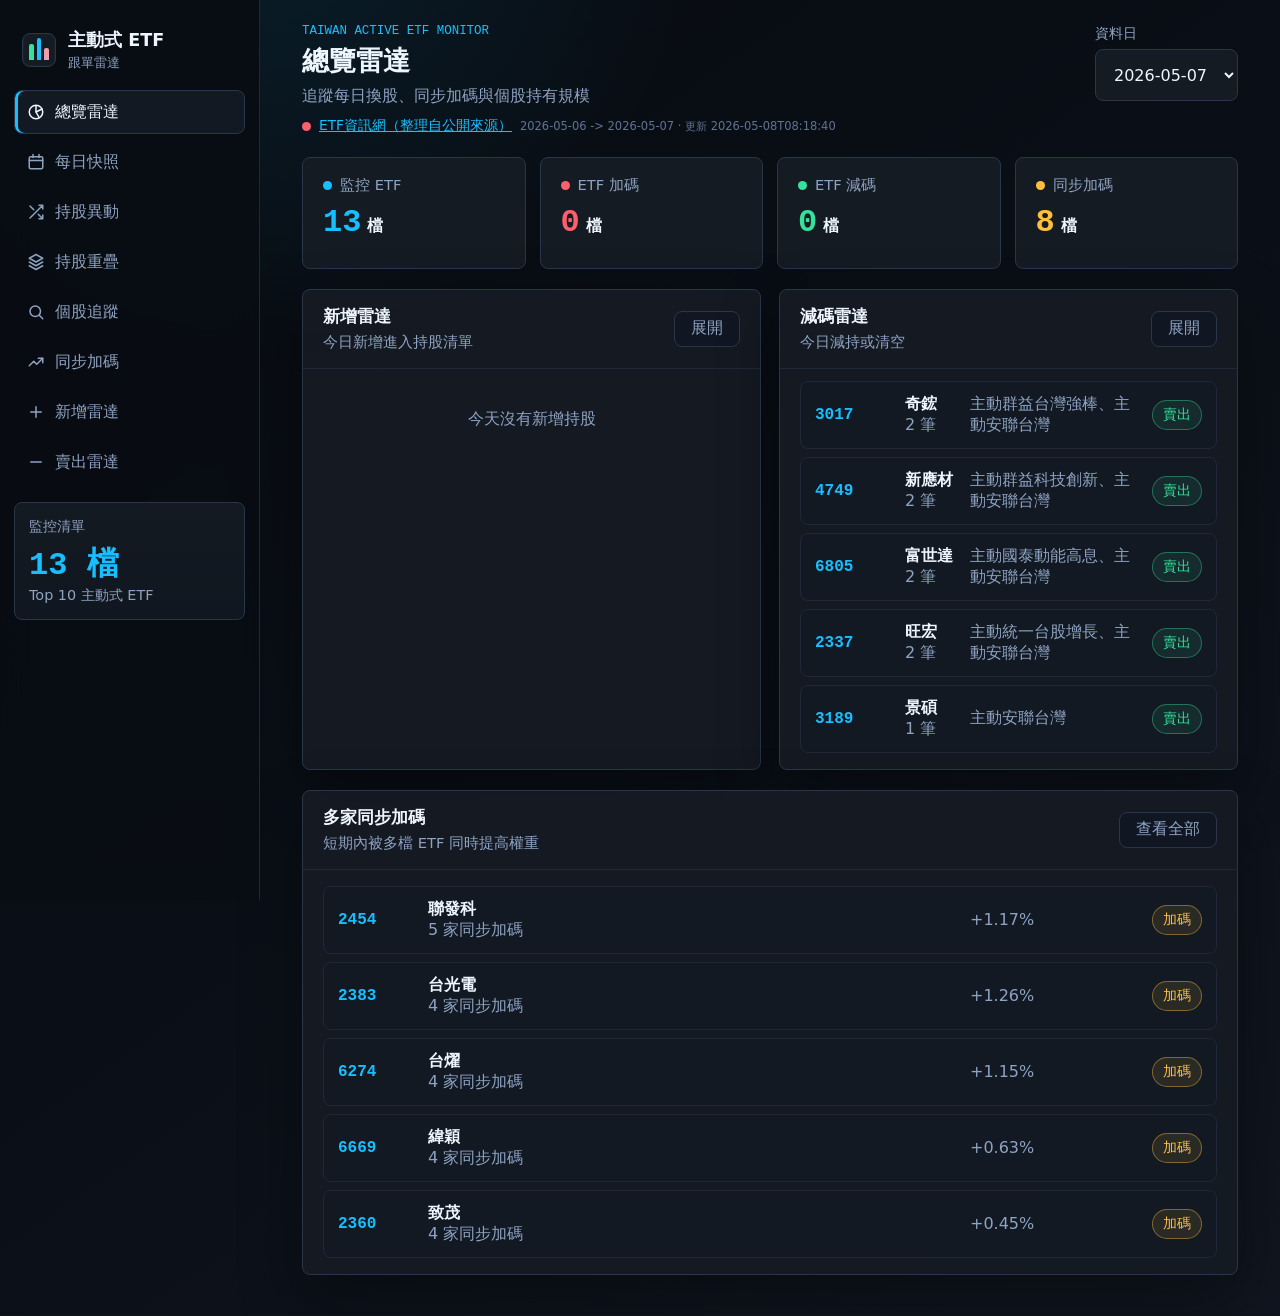
<file: index.html>
<!doctype html>
<html lang="zh-Hant">
  <head>
    <meta charset="utf-8" />
    <meta name="viewport" content="width=device-width, initial-scale=1" />
    <title>主動式 ETF 跟單雷達</title>
    <link rel="stylesheet" href="./styles.css" />
  </head>
  <body>
    <div class="app-shell">
      <aside class="sidebar">
        <div class="brand">
          <div class="brand-mark" aria-hidden="true">
            <span></span><span></span><span></span>
          </div>
          <div>
            <strong>主動式 ETF</strong>
            <small>跟單雷達</small>
          </div>
        </div>

        <nav class="nav-tabs" aria-label="主要功能">
          <button class="nav-tab active" data-view="dashboard" type="button">
            <span class="icon" data-icon="radar"></span>
            <span>總覽雷達</span>
          </button>
          <button class="nav-tab" data-view="snapshot" type="button">
            <span class="icon" data-icon="calendar"></span>
            <span>每日快照</span>
          </button>
          <button class="nav-tab" data-view="changes" type="button">
            <span class="icon" data-icon="shuffle"></span>
            <span>持股異動</span>
          </button>
          <button class="nav-tab" data-view="overlap" type="button">
            <span class="icon" data-icon="layers"></span>
            <span>持股重疊</span>
          </button>
          <button class="nav-tab" data-view="stock" type="button">
            <span class="icon" data-icon="search"></span>
            <span>個股追蹤</span>
          </button>
          <button class="nav-tab" data-view="sync" type="button">
            <span class="icon" data-icon="trend"></span>
            <span>同步加碼</span>
          </button>
          <button class="nav-tab" data-view="buyRadar" type="button">
            <span class="icon" data-icon="plus"></span>
            <span>新增雷達</span>
          </button>
          <button class="nav-tab" data-view="sellRadar" type="button">
            <span class="icon" data-icon="minus"></span>
            <span>賣出雷達</span>
          </button>
        </nav>

        <div class="watch-card">
          <div class="watch-title">監控清單</div>
          <div class="watch-count"><span id="watchCount">10</span> 檔</div>
          <div class="watch-note">Top 10 主動式 ETF</div>
        </div>
      </aside>

      <main class="main-panel">
        <header class="topbar">
          <div>
            <div class="eyebrow">Taiwan Active ETF Monitor</div>
            <h1 id="viewTitle">總覽雷達</h1>
            <p id="viewSubtitle">追蹤每日換股、同步加碼與個股持有規模</p>
            <div id="dataSourceStatus" class="data-source">資料來源檢查中</div>
            <div id="dataSourceAlert" class="source-alert" hidden></div>
          </div>
          <div class="top-actions">
            <label class="control compact">
              <span>資料日</span>
              <select id="globalDate"></select>
            </label>
          </div>
        </header>

        <section id="dashboard" class="view active" aria-labelledby="viewTitle">
          <div class="metric-grid four" id="dashboardMetrics"></div>
          <div class="split-grid">
            <article class="panel">
              <div class="panel-heading">
                <div>
                  <h2>新增雷達</h2>
                  <p>今日新增進入持股清單</p>
                </div>
                <button class="ghost-button view-jump" data-view="buyRadar" type="button">展開</button>
              </div>
              <div id="dashboardAdds" class="stack-list compact-list"></div>
            </article>
            <article class="panel">
              <div class="panel-heading">
                <div>
                  <h2>減碼雷達</h2>
                  <p>今日減持或清空</p>
                </div>
                <button class="ghost-button view-jump" data-view="sellRadar" type="button">展開</button>
              </div>
              <div id="dashboardSells" class="stack-list compact-list"></div>
            </article>
          </div>
          <article class="panel">
            <div class="panel-heading">
              <div>
                <h2>多家同步加碼</h2>
                <p>短期內被多檔 ETF 同時提高權重</p>
              </div>
              <button class="ghost-button view-jump" data-view="sync" type="button">查看全部</button>
            </div>
            <div id="dashboardSync" class="signal-list"></div>
          </article>
        </section>

        <section id="snapshot" class="view" aria-labelledby="viewTitle">
          <div class="toolbar">
            <label class="control">
              <span>日期</span>
              <select id="snapshotDate"></select>
            </label>
            <label class="control wide">
              <span>ETF</span>
              <select id="snapshotEtf"></select>
            </label>
          </div>
          <div class="metric-grid four" id="snapshotMetrics"></div>
          <article class="panel">
            <div class="panel-heading">
              <div>
                <h2 id="snapshotTitle">每日成分股快照</h2>
                <p id="snapshotRange">完整持股清單</p>
              </div>
              <div class="status-key">
                <span class="dot add"></span>新增
                <span class="dot up"></span>加碼
                <span class="dot down"></span>減碼
              </div>
            </div>
            <div class="table-wrap">
              <table>
                <thead>
                  <tr>
                    <th>狀態</th>
                    <th>代號</th>
                    <th>名稱</th>
                    <th class="num">持股數</th>
                    <th class="num">權重 %</th>
                    <th class="num">較前日</th>
                    <th>權重比</th>
                  </tr>
                </thead>
                <tbody id="snapshotRows"></tbody>
              </table>
            </div>
          </article>
        </section>

        <section id="changes" class="view" aria-labelledby="viewTitle">
          <div class="toolbar">
            <label class="control">
              <span>分析日</span>
              <select id="changesDate"></select>
            </label>
            <label class="control wide">
              <span>ETF</span>
              <select id="changesEtf"></select>
            </label>
          </div>
          <div class="metric-grid five" id="changesMetrics"></div>
          <article class="panel">
            <div class="panel-heading">
              <div>
                <h2 id="changesTitle">持股異動偵測</h2>
                <p id="changesRange">今日 vs 前一交易日</p>
              </div>
              <div class="segmented" role="tablist" aria-label="異動篩選">
                <button class="segment active" data-change-filter="all" type="button">全部</button>
                <button class="segment" data-change-filter="added" type="button">新增</button>
                <button class="segment" data-change-filter="cleared" type="button">清空</button>
                <button class="segment" data-change-filter="increased" type="button">加碼</button>
                <button class="segment" data-change-filter="reduced" type="button">減碼</button>
              </div>
            </div>
            <div class="table-wrap">
              <table>
                <thead>
                  <tr>
                    <th>狀態</th>
                    <th>代號</th>
                    <th>名稱</th>
                    <th class="num">今日 %</th>
                    <th class="num">前日 %</th>
                    <th class="num">變動</th>
                    <th>近 5 日趨勢</th>
                  </tr>
                </thead>
                <tbody id="changesRows"></tbody>
              </table>
            </div>
          </article>
        </section>

        <section id="overlap" class="view" aria-labelledby="viewTitle">
          <div class="compare-grid">
            <label class="control color-cyan">
              <span>ETF A</span>
              <select id="overlapA"></select>
            </label>
            <label class="control color-green">
              <span>ETF B</span>
              <select id="overlapB"></select>
            </label>
            <label class="control color-orange">
              <span>ETF C</span>
              <select id="overlapC"></select>
            </label>
            <label class="control color-violet">
              <span>ETF D</span>
              <select id="overlapD"></select>
            </label>
            <button id="compareOverlap" class="primary-button" type="button">比較</button>
          </div>
          <div class="metric-grid four" id="overlapMetrics"></div>
          <article class="panel">
            <div class="panel-heading">
              <div>
                <h2>兩兩重疊矩陣</h2>
                <p>數字為共同持股數，顏色深淺代表重疊程度</p>
              </div>
            </div>
            <div id="overlapMatrix" class="matrix"></div>
          </article>
          <article class="panel">
            <div class="panel-heading">
              <div>
                <h2>共同持股明細</h2>
                <p>依共同家數與平均權重排序</p>
              </div>
              <button id="toggleUnique" class="ghost-button" type="button">切換獨有持股</button>
            </div>
            <div class="table-wrap">
              <table>
                <thead>
                  <tr>
                    <th>代號</th>
                    <th>名稱</th>
                    <th>持有</th>
                    <th class="num">平均權重</th>
                    <th class="num">合計權重</th>
                  </tr>
                </thead>
                <tbody id="overlapRows"></tbody>
              </table>
            </div>
          </article>
        </section>

        <section id="stock" class="view" aria-labelledby="viewTitle">
          <div class="toolbar">
            <label class="control search-control">
              <span>個股</span>
              <select id="stockSearch"></select>
            </label>
          </div>
          <div class="metric-grid four" id="stockMetrics"></div>
          <article class="panel chart-panel">
            <div class="panel-heading">
              <div>
                <h2 id="stockChartTitle">法人總持股規模</h2>
                <p id="stockChartMeta">近 9 個交易日</p>
              </div>
              <div class="segmented">
                <button class="segment active" data-stock-chart="total" type="button">總規模</button>
                <button class="segment" data-stock-chart="top3" type="button">Top 3</button>
              </div>
            </div>
            <div id="stockChart" class="line-chart"></div>
          </article>
          <article class="panel">
            <div class="panel-heading">
              <div>
                <h2>追監測</h2>
                <p>持有此個股的 ETF 權重變化</p>
              </div>
            </div>
            <div id="stockHoldings" class="holding-track"></div>
          </article>
        </section>

        <section id="sync" class="view" aria-labelledby="viewTitle">
          <div class="toolbar">
            <label class="control">
              <span>觀察</span>
              <select id="syncDays">
                <option value="3">3 天</option>
                <option value="5" selected>5 天</option>
                <option value="7">7 天</option>
                <option value="9">9 天</option>
              </select>
            </label>
            <label class="control">
              <span>門檻</span>
              <select id="syncMin">
                <option value="2">>= 2 家</option>
                <option value="3" selected>>= 3 家</option>
                <option value="5">>= 5 家</option>
                <option value="8">>= 8 家</option>
              </select>
            </label>
            <button id="querySync" class="primary-button" type="button">查詢</button>
          </div>
          <div class="legend">
            <span><i class="legend-dot gold"></i>8 家以上</span>
            <span><i class="legend-dot orange"></i>5-7 家</span>
            <span><i class="legend-dot teal"></i>3-4 家</span>
            <span><i class="legend-dot violet"></i>2 家</span>
          </div>
          <article class="result-banner" id="syncBanner"></article>
          <div id="syncCards" class="card-grid"></div>
        </section>

        <section id="buyRadar" class="view" aria-labelledby="viewTitle">
          <div class="metric-grid three" id="buyMetrics"></div>
          <article class="panel">
            <div class="panel-heading">
              <div>
                <h2>各 ETF 新增明細</h2>
                <p>昨天沒有、今天出現在持股清單</p>
              </div>
            </div>
            <div id="buyRadarRows" class="radar-list"></div>
          </article>
          <article class="panel">
            <div class="panel-heading">
              <div>
                <h2>同步新增</h2>
                <p>同一天被多家 ETF 納入</p>
              </div>
            </div>
            <div id="buyGroupedRows" class="signal-list"></div>
          </article>
        </section>

        <section id="sellRadar" class="view" aria-labelledby="viewTitle">
          <div class="metric-grid four" id="sellMetrics"></div>
          <article class="panel">
            <div class="panel-heading">
              <div>
                <h2>賣出與清空明細</h2>
                <p>昨天到今天的減持、退出與清空</p>
              </div>
            </div>
            <div id="sellRadarRows" class="radar-list"></div>
          </article>
          <article class="panel">
            <div class="panel-heading">
              <div>
                <h2>多家同步減碼</h2>
                <p>同一天被兩家以上 ETF 同步降低權重</p>
              </div>
            </div>
            <div id="sellGroupedRows" class="signal-list"></div>
          </article>
        </section>
      </main>
    </div>

    <div id="toast" class="toast" role="status" aria-live="polite"></div>
    <script>
      window.ETF_STATIC_SITE = location.hostname !== "127.0.0.1" && location.hostname !== "localhost";
    </script>
    <script src="./app.js"></script>
  </body>
</html>
</file>
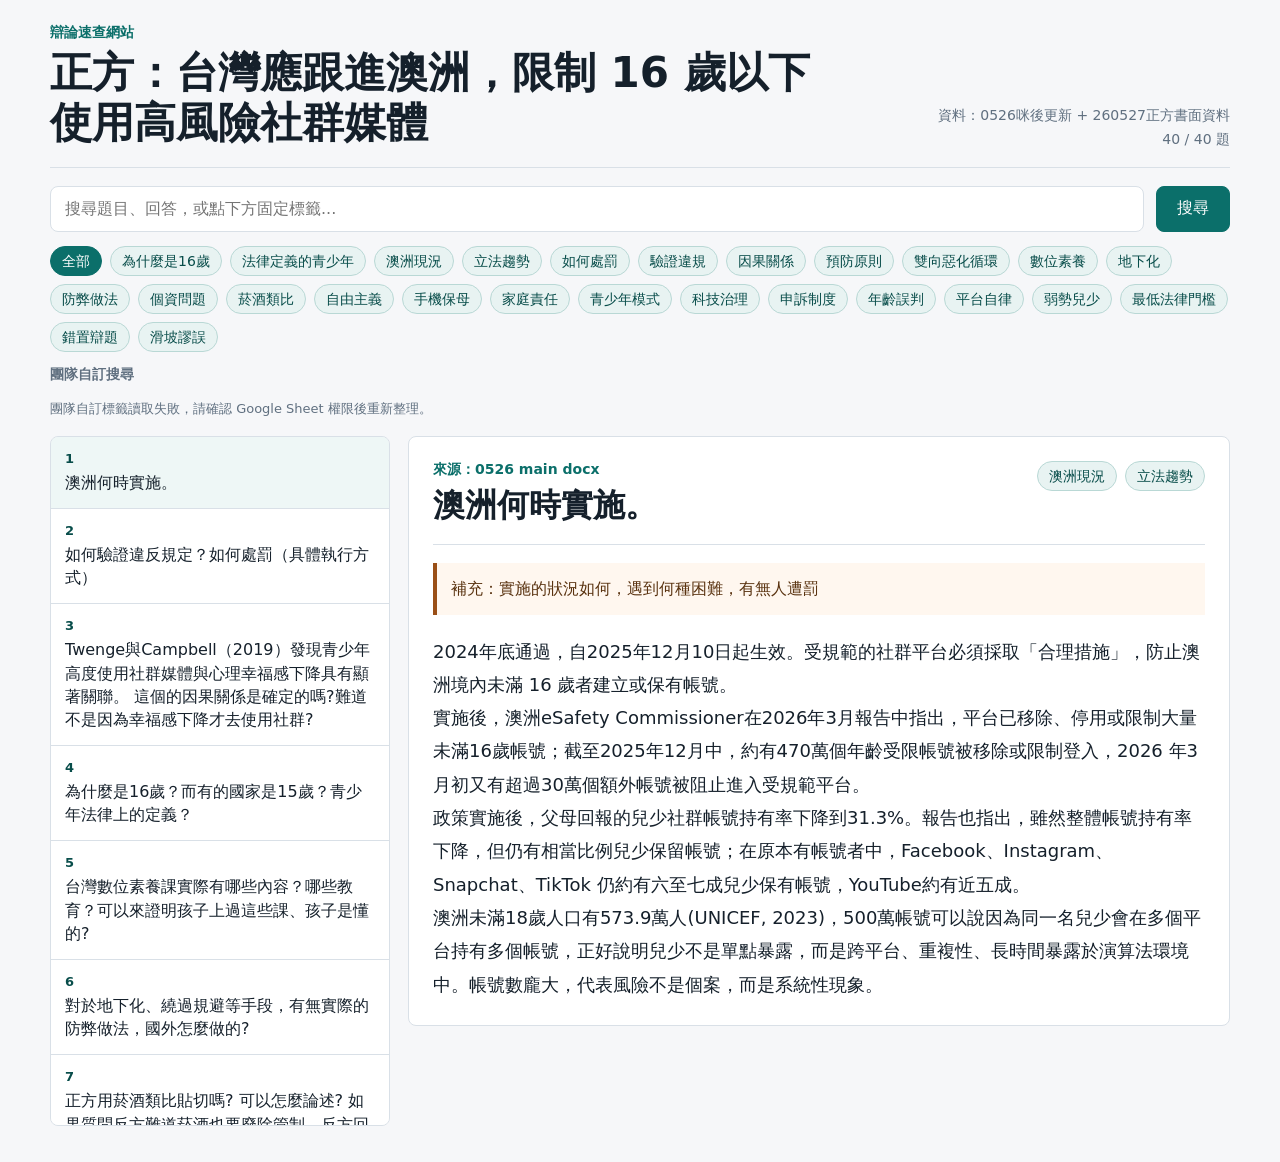
<file: social-media-16-quickref/index.html>
<!doctype html>
<html lang="zh-Hant">
<head>
  <meta charset="utf-8">
  <meta name="viewport" content="width=device-width, initial-scale=1">
  <title>正方速查：16 歲以下社群媒體限制</title>
  <link rel="stylesheet" href="styles.css">
</head>
<body>
  <main class="app">
    <header class="topbar">
      <div>
        <p class="eyebrow">辯論速查網站</p>
        <h1>正方：台灣應跟進澳洲，限制 16 歲以下使用高風險社群媒體</h1>
      </div>
      <div class="meta">
        <span>資料：0526咪後更新 + 260527正方書面資料</span>
        <span id="count"></span>
      </div>
    </header>

    <section class="toolstrip" aria-label="搜尋與篩選">
      <input id="search" type="search" placeholder="搜尋題目、回答，或點下方固定標籤..." autocomplete="off">
      <button id="saveSearch" class="search-btn" type="button">搜尋</button>
    </section>

    <nav id="chips" class="chips" aria-label="關鍵字標籤"></nav>
    <section id="customSearchesWrap" class="custom-searches" aria-label="自訂搜尋">
      <div class="custom-head">
        <span>團隊自訂搜尋</span>
      </div>
      <div id="customSearches" class="custom-chip-list"></div>
      <p id="customStatus" class="custom-status"></p>
    </section>

    <section class="layout">
      <aside id="questionList" class="question-list" aria-label="問題列表"></aside>
      <article class="answer-panel">
        <div class="answer-head">
          <div>
            <p id="source" class="source"></p>
            <h2 id="title"></h2>
          </div>
          <div id="activeTags" class="active-tags"></div>
        </div>
        <div id="supplement" class="supplement"></div>
        <div id="answer" class="answer"></div>
      </article>
    </section>
  </main>

  <script src="data.js?v=opposition-0601-cards-20260602"></script>
  <script src="app.js?v=opposition-0601-cards-20260602"></script>
</body>
</html>
</file>
<file: styles.css>
:root {
  color-scheme: dark;
  --bg: #090d13;
  --bg-soft: #0d121a;
  --panel: #151b23;
  --panel-2: #111821;
  --panel-3: #1a2230;
  --line: #29364a;
  --line-soft: #1d2838;
  --text: #edf5ff;
  --muted: #8ea3c2;
  --muted-2: #5f7393;
  --cyan: #18bfff;
  --cyan-2: #1698d5;
  --teal: #30d6c9;
  --green: #36e29b;
  --amber: #ffbf3c;
  --orange: #ff8a2a;
  --red: #ff5f6d;
  --violet: #9c7cff;
  --pink: #eba0ad;
  --shadow: 0 24px 60px rgba(0, 0, 0, 0.35);
  --radius: 8px;
  --font: "Segoe UI", "Noto Sans TC", "Microsoft JhengHei", system-ui, sans-serif;
  --mono: "Cascadia Mono", "SFMono-Regular", Consolas, monospace;
}

* {
  box-sizing: border-box;
}

html,
body {
  min-height: 100%;
}

body {
  margin: 0;
  background:
    radial-gradient(circle at 18% -10%, rgba(24, 191, 255, 0.12), transparent 30rem),
    linear-gradient(145deg, #070a0f 0%, #0a0f17 48%, #10151f 100%);
  color: var(--text);
  font-family: var(--font);
  font-size: 16px;
  letter-spacing: 0;
}

button,
select,
input {
  font: inherit;
}

button {
  cursor: pointer;
}

button:disabled {
  cursor: wait;
  opacity: 0.72;
}

.app-shell {
  display: grid;
  grid-template-columns: 260px minmax(0, 1fr);
  min-height: 100vh;
}

.sidebar {
  position: sticky;
  top: 0;
  height: 100vh;
  padding: 18px 14px;
  border-right: 1px solid var(--line-soft);
  background: rgba(9, 13, 19, 0.9);
  backdrop-filter: blur(16px);
  overflow-y: auto;
}

.brand {
  display: flex;
  gap: 12px;
  align-items: center;
  padding: 10px 8px 18px;
}

.brand strong,
.brand small {
  display: block;
}

.brand strong {
  font-size: 1.1rem;
}

.brand small {
  color: var(--muted);
  margin-top: 2px;
}

.brand-mark {
  display: flex;
  align-items: end;
  gap: 3px;
  width: 34px;
  height: 34px;
  padding: 6px;
  border: 1px solid var(--line);
  background: var(--panel);
  border-radius: var(--radius);
  box-shadow: inset 0 0 0 1px rgba(255, 255, 255, 0.02);
}

.brand-mark span {
  width: 6px;
  border-radius: 2px 2px 0 0;
}

.brand-mark span:nth-child(1) {
  height: 16px;
  background: var(--green);
}

.brand-mark span:nth-child(2) {
  height: 22px;
  background: var(--cyan);
}

.brand-mark span:nth-child(3) {
  height: 12px;
  background: var(--pink);
}

.nav-tabs {
  display: grid;
  gap: 6px;
}

.nav-tab {
  display: flex;
  align-items: center;
  gap: 10px;
  width: 100%;
  min-height: 44px;
  padding: 10px 12px;
  color: var(--muted);
  background: transparent;
  border: 1px solid transparent;
  border-radius: var(--radius);
  text-align: left;
}

.nav-tab:hover,
.nav-tab.active {
  color: var(--text);
  background: #121923;
  border-color: var(--line);
}

.nav-tab.active {
  box-shadow: inset 3px 0 0 var(--cyan);
}

.icon {
  display: inline-flex;
  width: 18px;
  height: 18px;
  align-items: center;
  justify-content: center;
  flex: 0 0 18px;
}

.icon svg {
  width: 18px;
  height: 18px;
  stroke: currentColor;
  stroke-width: 2;
  fill: none;
  stroke-linecap: round;
  stroke-linejoin: round;
}

.watch-card {
  margin-top: 18px;
  padding: 14px;
  border: 1px solid var(--line);
  border-radius: var(--radius);
  background: linear-gradient(180deg, rgba(21, 27, 35, 0.92), rgba(17, 24, 33, 0.92));
}

.watch-title,
.watch-note {
  color: var(--muted);
  font-size: 0.9rem;
}

.watch-count {
  margin-top: 6px;
  font-family: var(--mono);
  font-size: 2rem;
  font-weight: 800;
  color: var(--cyan);
}

.main-panel {
  min-width: 0;
  padding: 24px clamp(18px, 4vw, 42px) 40px;
}

.topbar {
  display: flex;
  justify-content: space-between;
  align-items: start;
  gap: 18px;
  margin-bottom: 22px;
}

.eyebrow {
  color: var(--cyan);
  font-family: var(--mono);
  font-size: 0.78rem;
  text-transform: uppercase;
}

h1,
h2,
h3,
p {
  margin: 0;
}

h1 {
  margin-top: 6px;
  font-size: 1.7rem;
  line-height: 1.25;
}

h2 {
  font-size: 1.05rem;
  line-height: 1.25;
}

h3 {
  font-size: 1rem;
}

.topbar p,
.panel-heading p,
.result-banner,
.legend,
.status-key {
  color: var(--muted);
}

.topbar p {
  margin-top: 8px;
}

.data-source {
  display: flex;
  flex-wrap: wrap;
  gap: 8px;
  align-items: center;
  margin-top: 10px;
  color: var(--muted);
  font-size: 0.86rem;
}

.data-source small {
  color: var(--muted-2);
}

.data-source a {
  color: var(--cyan);
}

.data-source-dot,
.metric-dot {
  display: inline-block;
  width: 9px;
  height: 9px;
  border-radius: 50%;
  background: var(--cyan);
}

.data-source-dot.external {
  background: var(--red);
}

.data-source-dot.demo {
  background: var(--amber);
}

.data-source-dot.warning {
  background: var(--green);
}

.source-alert {
  max-width: 780px;
  margin-top: 10px;
  padding: 10px 12px;
  border: 1px solid rgba(255, 191, 60, 0.38);
  border-radius: var(--radius);
  color: var(--muted);
  background: rgba(255, 191, 60, 0.08);
  font-size: 0.9rem;
  line-height: 1.55;
}

.source-alert.danger {
  border-color: rgba(54, 226, 155, 0.34);
  background: rgba(54, 226, 155, 0.08);
}

.top-actions,
.toolbar,
.compare-grid {
  display: flex;
  flex-wrap: wrap;
  gap: 12px;
  align-items: end;
}

.control {
  display: grid;
  gap: 6px;
  min-width: 150px;
}

.control.wide {
  min-width: 290px;
}

.control.compact {
  min-width: 130px;
}

.control.search-control {
  min-width: 300px;
}

.control span {
  color: var(--muted);
  font-size: 0.88rem;
}

select,
input {
  width: 100%;
  height: 52px;
  color: var(--text);
  background: var(--panel);
  border: 1px solid var(--line);
  border-radius: var(--radius);
  padding: 0 14px;
  outline: none;
}

select:focus,
input:focus {
  border-color: var(--cyan);
  box-shadow: 0 0 0 3px rgba(24, 191, 255, 0.16);
}

.color-cyan span,
.color-cyan select {
  color: var(--cyan);
}

.color-green span,
.color-green select {
  color: var(--green);
}

.color-orange span,
.color-orange select {
  color: var(--orange);
}

.color-violet span,
.color-violet select {
  color: var(--violet);
}

.primary-button,
.ghost-button,
.segment {
  display: inline-flex;
  align-items: center;
  justify-content: center;
  gap: 8px;
  min-height: 42px;
  border-radius: var(--radius);
  border: 1px solid var(--line);
  padding: 0 16px;
  color: var(--text);
  background: var(--panel);
}

.primary-button {
  min-height: 52px;
  border-color: rgba(24, 191, 255, 0.48);
  background: linear-gradient(180deg, #139fe0, #087dbc);
  box-shadow: 0 10px 28px rgba(8, 125, 188, 0.22);
  font-weight: 700;
}

.primary-button:hover {
  filter: brightness(1.08);
}

.ghost-button {
  min-height: 36px;
  color: var(--muted);
  background: #101722;
}

.ghost-button:hover {
  color: var(--text);
  border-color: var(--cyan-2);
}

.view {
  display: none;
}

.view.active {
  display: grid;
  gap: 20px;
}

.metric-grid {
  display: grid;
  gap: 14px;
}

.metric-grid.three {
  grid-template-columns: repeat(3, minmax(0, 1fr));
}

.metric-grid.four {
  grid-template-columns: repeat(4, minmax(0, 1fr));
}

.metric-grid.five {
  grid-template-columns: repeat(5, minmax(0, 1fr));
}

.metric-card {
  min-height: 112px;
  padding: 18px 20px;
  border: 1px solid var(--line);
  border-radius: var(--radius);
  background: var(--panel);
}

.metric-label {
  display: flex;
  align-items: center;
  gap: 8px;
  color: var(--muted);
  font-size: 0.92rem;
}

.metric-value {
  margin-top: 12px;
  font-family: var(--mono);
  font-size: 2rem;
  font-weight: 850;
  line-height: 1;
}

.metric-value small {
  margin-left: 6px;
  color: var(--text);
  font-family: var(--font);
  font-size: 1rem;
}

.metric-card.cyan .metric-value {
  color: var(--cyan);
}

.metric-card.cyan .metric-dot {
  background: var(--cyan);
}

.metric-card.green .metric-value {
  color: var(--green);
}

.metric-card.green .metric-dot {
  background: var(--green);
}

.metric-card.amber .metric-value {
  color: var(--amber);
}

.metric-card.amber .metric-dot {
  background: var(--amber);
}

.metric-card.orange .metric-value {
  color: var(--orange);
}

.metric-card.orange .metric-dot {
  background: var(--orange);
}

.metric-card.red .metric-value {
  color: var(--red);
}

.metric-card.red .metric-dot {
  background: var(--red);
}

.metric-card.violet .metric-value {
  color: var(--violet);
}

.metric-card.violet .metric-dot {
  background: var(--violet);
}

.split-grid {
  display: grid;
  grid-template-columns: repeat(2, minmax(0, 1fr));
  gap: 18px;
}

.panel,
.result-banner {
  border: 1px solid var(--line);
  border-radius: var(--radius);
  background: rgba(21, 27, 35, 0.92);
  box-shadow: var(--shadow);
}

.panel {
  overflow: hidden;
}

.panel-heading {
  display: flex;
  justify-content: space-between;
  align-items: center;
  gap: 14px;
  min-height: 64px;
  padding: 16px 20px;
  border-bottom: 1px solid var(--line-soft);
}

.panel-heading p {
  margin-top: 6px;
  font-size: 0.92rem;
}

.toolbar {
  padding: 14px 0 4px;
}

.compare-grid {
  display: grid;
  grid-template-columns: repeat(4, minmax(180px, 1fr)) auto;
}

.stack-list,
.signal-list,
.radar-list,
.holding-track {
  display: grid;
  gap: 8px;
  padding: 16px 20px;
}

.compact-list {
  padding-top: 12px;
}

.signal-row,
.radar-row,
.track-row,
.stack-row {
  display: grid;
  align-items: center;
  gap: 12px;
  min-height: 52px;
  padding: 12px 14px;
  border: 1px solid var(--line-soft);
  border-radius: var(--radius);
  background: #121923;
}

.stack-row {
  grid-template-columns: minmax(95px, 130px) minmax(0, 1fr) auto;
}

.signal-row {
  grid-template-columns: 78px minmax(0, 1fr) 170px auto;
}

.radar-row {
  align-items: start;
  grid-template-columns: 160px minmax(0, 1fr) auto;
  border-left: 4px solid var(--red);
}

.radar-row.sell {
  border-left-color: var(--green);
}

.track-row {
  grid-template-columns: 92px minmax(160px, 1fr) minmax(150px, 2fr) 150px;
}

.code {
  color: var(--cyan);
  font-family: var(--mono);
  font-weight: 800;
}

.name {
  color: var(--text);
  font-weight: 700;
}

.subtle {
  color: var(--muted);
}

.delta-up,
.delta-add {
  color: var(--red);
}

.delta-down,
.delta-clear {
  color: var(--green);
}

.delta-flat {
  color: var(--muted);
}

.pill-row {
  display: flex;
  flex-wrap: wrap;
  gap: 8px;
  align-items: center;
}

.pill {
  display: inline-flex;
  align-items: center;
  gap: 6px;
  min-height: 30px;
  padding: 4px 10px;
  border: 1px solid var(--line-soft);
  border-radius: 999px;
  background: #182130;
  color: var(--muted);
  font-size: 0.9rem;
}

.pill.add {
  color: var(--red);
  border-color: rgba(255, 95, 109, 0.42);
  background: rgba(255, 95, 109, 0.1);
}

.pill.sell {
  color: var(--green);
  border-color: rgba(54, 226, 155, 0.4);
  background: rgba(54, 226, 155, 0.09);
}

.pill.sync {
  color: var(--amber);
  border-color: rgba(255, 191, 60, 0.42);
  background: rgba(255, 191, 60, 0.1);
}

.table-wrap {
  width: 100%;
  overflow-x: auto;
}

table {
  width: 100%;
  min-width: 780px;
  border-collapse: collapse;
}

th,
td {
  padding: 14px 20px;
  border-bottom: 1px solid var(--line-soft);
  text-align: left;
  vertical-align: middle;
  white-space: nowrap;
}

th {
  color: var(--muted-2);
  font-size: 0.86rem;
  font-weight: 700;
}

td {
  color: var(--text);
}

.num {
  text-align: right;
  font-family: var(--mono);
}

.weight-bar {
  position: relative;
  width: min(220px, 100%);
  height: 9px;
  overflow: hidden;
  border-radius: 999px;
  background: #202a3a;
}

.weight-bar span {
  position: absolute;
  inset: 0 auto 0 0;
  width: var(--w, 0%);
  border-radius: inherit;
  background: linear-gradient(90deg, var(--cyan), var(--teal), var(--amber));
}

.status-chip {
  display: inline-flex;
  justify-content: center;
  min-width: 58px;
  padding: 6px 9px;
  border: 1px solid var(--line);
  border-radius: 6px;
  background: #121923;
  color: var(--muted);
  font-weight: 700;
}

.status-chip.added,
.status-chip.increased {
  color: var(--red);
  border-color: rgba(255, 95, 109, 0.42);
  background: rgba(255, 95, 109, 0.1);
}

.status-chip.reduced,
.status-chip.cleared {
  color: var(--green);
  border-color: rgba(54, 226, 155, 0.42);
  background: rgba(54, 226, 155, 0.09);
}

.segmented {
  display: inline-flex;
  gap: 4px;
  padding: 4px;
  border: 1px solid var(--line);
  border-radius: var(--radius);
  background: #0e141d;
}

.segment {
  min-height: 36px;
  padding: 0 12px;
  border-color: transparent;
  background: transparent;
  color: var(--muted);
}

.segment.active {
  color: var(--text);
  background: var(--panel-3);
}

.status-key {
  display: flex;
  flex-wrap: wrap;
  gap: 12px;
  align-items: center;
  font-size: 0.9rem;
}

.dot {
  display: inline-block;
  width: 9px;
  height: 9px;
  border-radius: 50%;
}

.dot.add,
.dot.up {
  background: var(--red);
}

.dot.down {
  background: var(--green);
}

.spark {
  display: inline-grid;
  grid-auto-flow: column;
  gap: 3px;
  align-items: end;
  height: 34px;
  min-width: 90px;
}

.spark span {
  width: 7px;
  min-height: 4px;
  border-radius: 2px 2px 0 0;
  background: var(--muted-2);
}

.spark span.up {
  background: var(--red);
}

.spark span.down {
  background: var(--green);
}

.matrix {
  padding: 16px 22px 18px;
  overflow-x: auto;
}

.matrix table {
  min-width: 620px;
}

.matrix th,
.matrix td {
  text-align: center;
}

.matrix td {
  font-family: var(--mono);
  font-weight: 800;
  background: rgba(24, 191, 255, var(--alpha, 0.08));
}

.matrix td.hot {
  color: var(--red);
  background: rgba(255, 95, 109, var(--alpha, 0.16));
}

.matrix td.warm {
  color: var(--orange);
  background: rgba(255, 138, 42, var(--alpha, 0.14));
}

.matrix td.self {
  color: var(--muted-2);
  background: #101722;
}

.legend {
  display: flex;
  flex-wrap: wrap;
  gap: 20px;
  align-items: center;
  padding-top: 4px;
}

.legend-dot {
  display: inline-block;
  width: 14px;
  height: 14px;
  margin-right: 8px;
  border-radius: 4px;
  vertical-align: -2px;
}

.legend-dot.gold {
  background: #caa64c;
}

.legend-dot.orange {
  background: #d08254;
}

.legend-dot.teal {
  background: var(--teal);
}

.legend-dot.violet {
  background: #6f7bb3;
}

.result-banner {
  min-height: 68px;
  padding: 20px 22px;
}

.result-banner b {
  color: var(--cyan);
}

.card-grid {
  display: grid;
  grid-template-columns: repeat(3, minmax(0, 1fr));
  gap: 18px;
}

.sync-card {
  display: grid;
  gap: 14px;
  min-height: 260px;
  padding: 22px 24px 18px;
  border: 1px solid var(--line);
  border-radius: var(--radius);
  background: var(--panel);
  box-shadow: var(--shadow);
}

.sync-card-header {
  display: flex;
  justify-content: space-between;
  gap: 14px;
  align-items: start;
}

.count-ring {
  display: grid;
  place-items: center;
  width: 74px;
  height: 74px;
  border: 2px solid rgba(255, 191, 60, 0.62);
  border-radius: 50%;
  color: var(--amber);
  box-shadow: 0 0 22px rgba(255, 191, 60, 0.12);
}

.count-ring strong {
  font-family: var(--mono);
  font-size: 1.8rem;
  line-height: 1;
}

.count-ring small {
  color: var(--amber);
}

.etf-progress {
  display: grid;
  gap: 10px;
}

.progress-row {
  display: grid;
  grid-template-columns: 88px minmax(0, 1fr) 70px;
  gap: 12px;
  align-items: center;
}

.progress-line {
  position: relative;
  height: 5px;
  border-radius: 999px;
  background: #202a3a;
}

.progress-line span {
  position: absolute;
  inset: 0 auto 0 0;
  width: var(--w, 0%);
  border-radius: inherit;
  background: linear-gradient(90deg, rgba(48, 214, 201, 0.35), var(--teal));
  box-shadow: 0 0 14px rgba(48, 214, 201, 0.34);
}

.line-chart {
  position: relative;
  min-height: 310px;
  padding: 18px 20px 10px;
}

.line-chart svg {
  width: 100%;
  height: 280px;
  display: block;
}

.chart-panel {
  min-height: 390px;
}

.chart-line {
  fill: none;
  stroke: var(--teal);
  stroke-width: 4;
  stroke-linecap: round;
  stroke-linejoin: round;
}

.chart-area {
  fill: rgba(48, 214, 201, 0.1);
}

.chart-grid {
  stroke: rgba(95, 115, 147, 0.22);
  stroke-dasharray: 4 5;
}

.chart-axis,
.chart-label {
  fill: var(--muted-2);
  font-size: 12px;
}

.chart-point {
  fill: var(--teal);
  filter: drop-shadow(0 0 8px rgba(48, 214, 201, 0.8));
}

.empty-state {
  padding: 28px 20px;
  color: var(--muted);
  text-align: center;
}

.toast {
  position: fixed;
  right: 22px;
  bottom: 22px;
  max-width: 360px;
  padding: 13px 15px;
  border: 1px solid var(--line);
  border-radius: var(--radius);
  background: #101722;
  color: var(--text);
  box-shadow: var(--shadow);
  opacity: 0;
  transform: translateY(10px);
  pointer-events: none;
  transition: opacity 160ms ease, transform 160ms ease;
}

.toast.show {
  opacity: 1;
  transform: translateY(0);
}

@media (max-width: 1180px) {
  .app-shell {
    grid-template-columns: 1fr;
  }

  .sidebar {
    position: static;
    height: auto;
    border-right: 0;
    border-bottom: 1px solid var(--line-soft);
  }

  .nav-tabs {
    grid-template-columns: repeat(4, minmax(0, 1fr));
  }

  .watch-card {
    display: none;
  }

  .metric-grid.four,
  .metric-grid.five,
  .card-grid,
  .split-grid {
    grid-template-columns: repeat(2, minmax(0, 1fr));
  }

  .compare-grid {
    grid-template-columns: repeat(2, minmax(0, 1fr));
  }
}

@media (max-width: 760px) {
  .main-panel {
    padding: 18px 12px 30px;
  }

  .topbar,
  .panel-heading {
    align-items: stretch;
    flex-direction: column;
  }

  .top-actions,
  .toolbar {
    width: 100%;
  }

  .control,
  .control.wide,
  .control.compact,
  .control.search-control,
  .primary-button,
  .ghost-button {
    width: 100%;
    min-width: 0;
  }

  .nav-tabs {
    grid-template-columns: repeat(2, minmax(0, 1fr));
  }

  .metric-grid.three,
  .metric-grid.four,
  .metric-grid.five,
  .card-grid,
  .split-grid,
  .compare-grid {
    grid-template-columns: 1fr;
  }

  .signal-row,
  .stack-row,
  .radar-row,
  .track-row,
  .progress-row {
    grid-template-columns: 1fr;
  }

  .metric-card {
    min-height: 96px;
  }

  .metric-value {
    font-size: 1.7rem;
  }

  th,
  td {
    padding: 12px 14px;
  }
}
</file>
<file: social-media-16-quickref/styles.css>
:root {
  color-scheme: light;
  --bg: #f6f7f9;
  --ink: #15202b;
  --muted: #607080;
  --line: #d9e0e7;
  --panel: #ffffff;
  --accent: #0b6f6a;
  --accent-strong: #084d4a;
  --tag: #e8f3f2;
  --warn: #9a4f16;
}

* {
  box-sizing: border-box;
}

body {
  margin: 0;
  font-family: "Noto Sans TC", "Microsoft JhengHei", system-ui, sans-serif;
  background: var(--bg);
  color: var(--ink);
}

.app {
  width: min(1180px, calc(100% - 32px));
  margin: 0 auto;
  padding: 24px 0 36px;
}

.topbar {
  display: flex;
  justify-content: space-between;
  gap: 20px;
  align-items: flex-end;
  padding-bottom: 18px;
  border-bottom: 1px solid var(--line);
}

.eyebrow,
.source {
  margin: 0 0 6px;
  color: var(--accent);
  font-size: 14px;
  font-weight: 700;
}

h1 {
  margin: 0;
  max-width: 780px;
  font-size: clamp(26px, 4vw, 42px);
  line-height: 1.2;
  letter-spacing: 0;
}

.meta {
  display: grid;
  gap: 6px;
  color: var(--muted);
  font-size: 14px;
  text-align: right;
  white-space: nowrap;
}

.toolstrip {
  display: grid;
  grid-template-columns: 1fr auto;
  gap: 12px;
  margin: 18px 0 14px;
}

input,
.chip,
.question,
.search-btn,
.custom-chip,
.custom-remove {
  font: inherit;
}

input {
  width: 100%;
  min-height: 46px;
  border: 1px solid var(--line);
  border-radius: 8px;
  padding: 0 14px;
  background: var(--panel);
  color: var(--ink);
}

.search-btn {
  min-height: 46px;
  border: 1px solid var(--accent);
  border-radius: 8px;
  padding: 0 20px;
  background: var(--accent);
  color: #fff;
  cursor: pointer;
}

.chips,
.active-tags {
  display: flex;
  flex-wrap: wrap;
  gap: 8px;
}

.custom-searches {
  margin-top: 14px;
}

.custom-head {
  display: flex;
  align-items: center;
  gap: 12px;
  margin-bottom: 10px;
  color: var(--muted);
  font-size: 14px;
  font-weight: 700;
}

.custom-chip-list {
  display: flex;
  flex-wrap: wrap;
  gap: 8px;
}

.custom-status {
  margin: 6px 0 0;
  color: var(--muted);
  font-size: 13px;
}

.chip,
.tag {
  border: 1px solid #b9d8d5;
  border-radius: 999px;
  background: var(--tag);
  color: var(--accent-strong);
  padding: 7px 11px;
  font-size: 14px;
  line-height: 1;
}

.chip {
  min-height: auto;
  cursor: pointer;
}

.chip.active {
  background: var(--accent);
  color: #fff;
  border-color: var(--accent);
}

.custom-chip {
  display: inline-flex;
  align-items: center;
  gap: 6px;
  min-height: 34px;
  border: 1px solid #d9c48f;
  border-radius: 999px;
  background: #fff6dc;
  color: #60430d;
  padding: 0 7px 0 12px;
}

.custom-chip.active {
  background: #9a6a00;
  color: #fff;
  border-color: #9a6a00;
}

.custom-label {
  border: 0;
  background: transparent;
  color: inherit;
  cursor: pointer;
  padding: 0;
}

.custom-remove {
  width: 22px;
  height: 22px;
  display: inline-grid;
  place-items: center;
  border: 0;
  border-radius: 999px;
  background: rgba(96, 67, 13, 0.12);
  color: inherit;
  line-height: 1;
  cursor: pointer;
}

.custom-remove:hover {
  background: rgba(96, 67, 13, 0.22);
}

.custom-chip.active .custom-remove {
  background: rgba(255, 255, 255, 0.2);
}

.layout {
  display: grid;
  grid-template-columns: 340px 1fr;
  gap: 18px;
  margin-top: 18px;
  align-items: start;
}

.question-list,
.answer-panel {
  background: var(--panel);
  border: 1px solid var(--line);
  border-radius: 8px;
}

.question-list {
  max-height: calc(100vh - 210px);
  overflow: auto;
}

.question {
  width: 100%;
  display: block;
  min-height: auto;
  border: 0;
  border-bottom: 1px solid var(--line);
  border-radius: 0;
  padding: 14px;
  background: transparent;
  color: var(--ink);
  text-align: left;
  cursor: pointer;
}

.question:last-child {
  border-bottom: 0;
}

.question strong {
  display: block;
  margin-bottom: 5px;
  color: var(--accent-strong);
  font-size: 13px;
}

.question span {
  display: block;
  line-height: 1.45;
}

.question.active {
  background: #eef7f6;
}

.answer-panel {
  min-height: 520px;
  padding: 24px;
}

.answer-head {
  display: flex;
  justify-content: space-between;
  gap: 20px;
  align-items: flex-start;
  border-bottom: 1px solid var(--line);
  padding-bottom: 18px;
}

h2 {
  margin: 0;
  font-size: clamp(22px, 3vw, 32px);
  line-height: 1.3;
  letter-spacing: 0;
}

.supplement {
  margin-top: 18px;
  padding: 12px 14px;
  border-left: 4px solid var(--warn);
  background: #fff7ef;
  color: #59320f;
  line-height: 1.7;
  white-space: pre-wrap;
}

.supplement:empty {
  display: none;
}

.answer {
  margin-top: 20px;
  white-space: pre-wrap;
  line-height: 1.85;
  font-size: 18px;
}

.empty {
  padding: 20px;
  color: var(--muted);
}

@media (max-width: 820px) {
  .app {
    width: min(100% - 20px, 760px);
    padding-top: 16px;
  }

  .topbar,
  .answer-head {
    display: grid;
  }

  .meta {
    text-align: left;
    white-space: normal;
  }

  .layout {
    grid-template-columns: 1fr;
  }

  .toolstrip {
    grid-template-columns: 1fr;
  }

  .question-list {
    max-height: 300px;
  }

  .answer-panel {
    min-height: 0;
    padding: 18px;
  }
}
</file>
